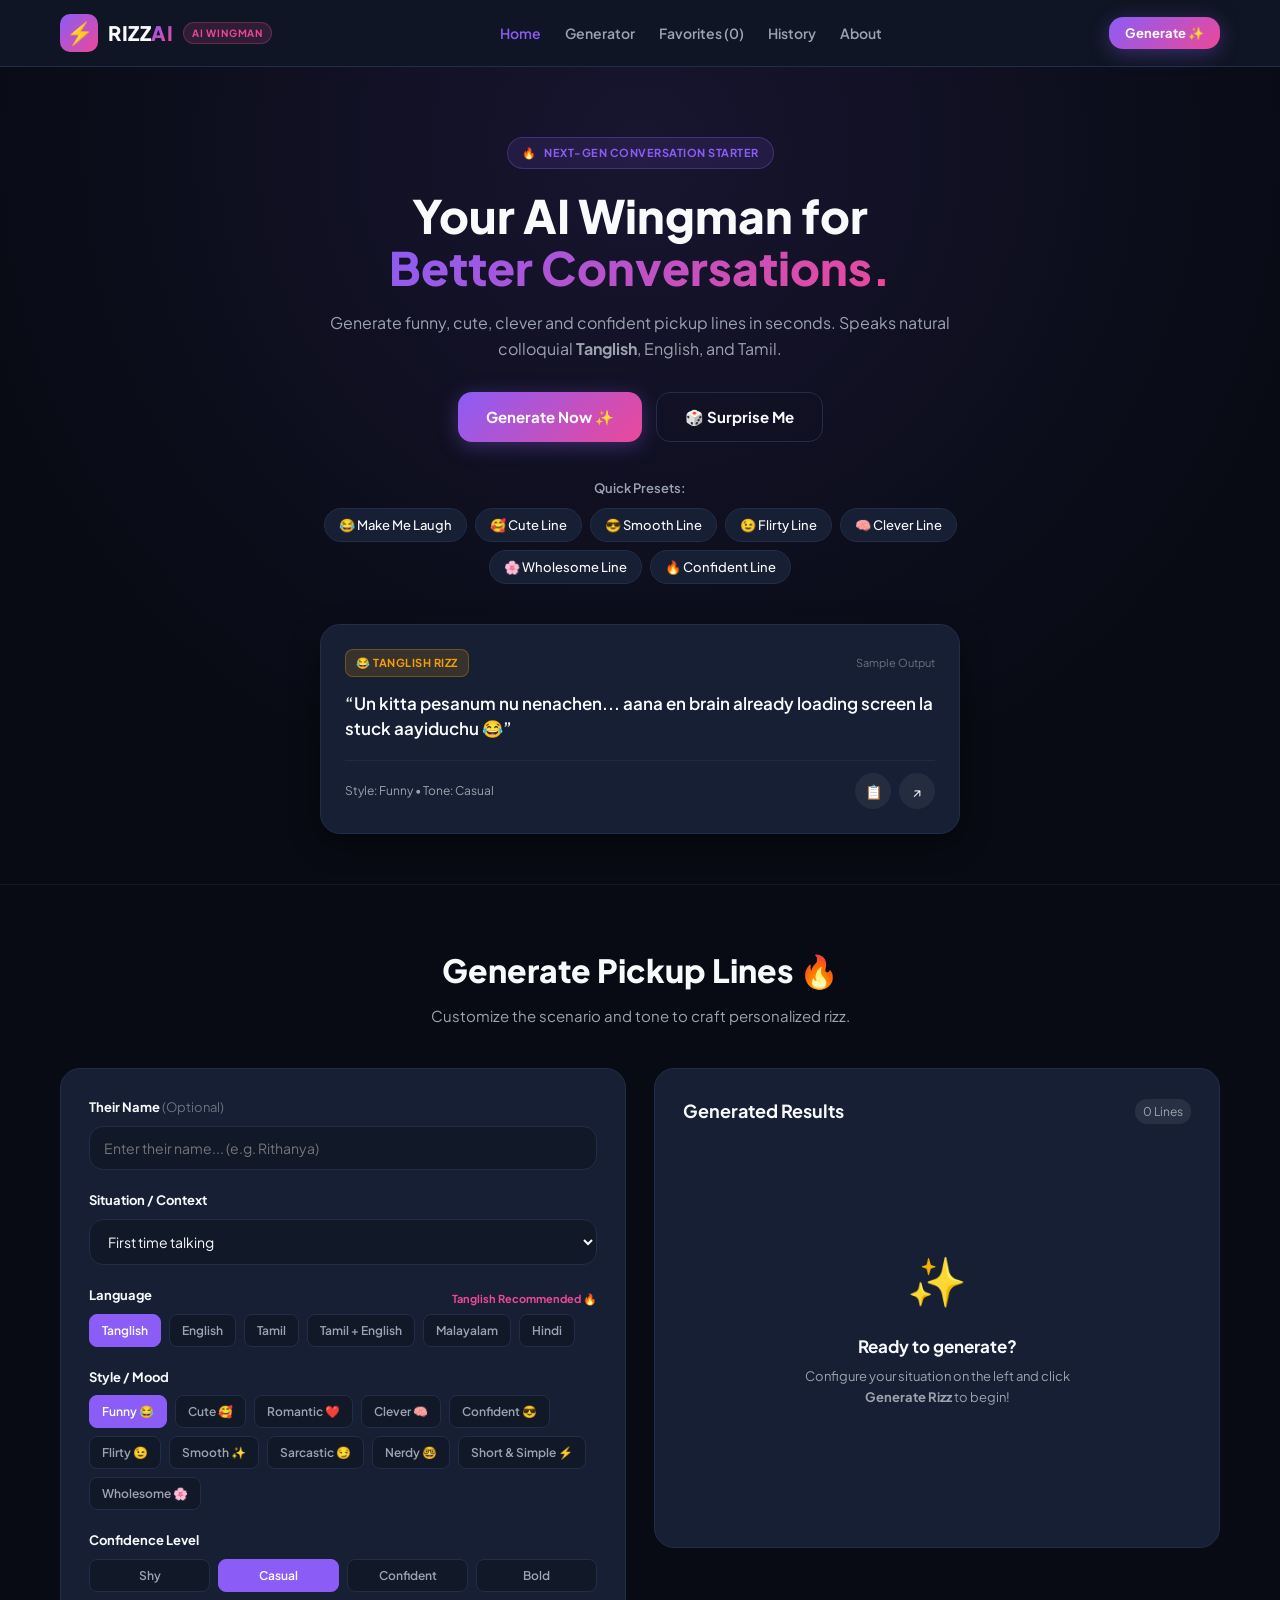
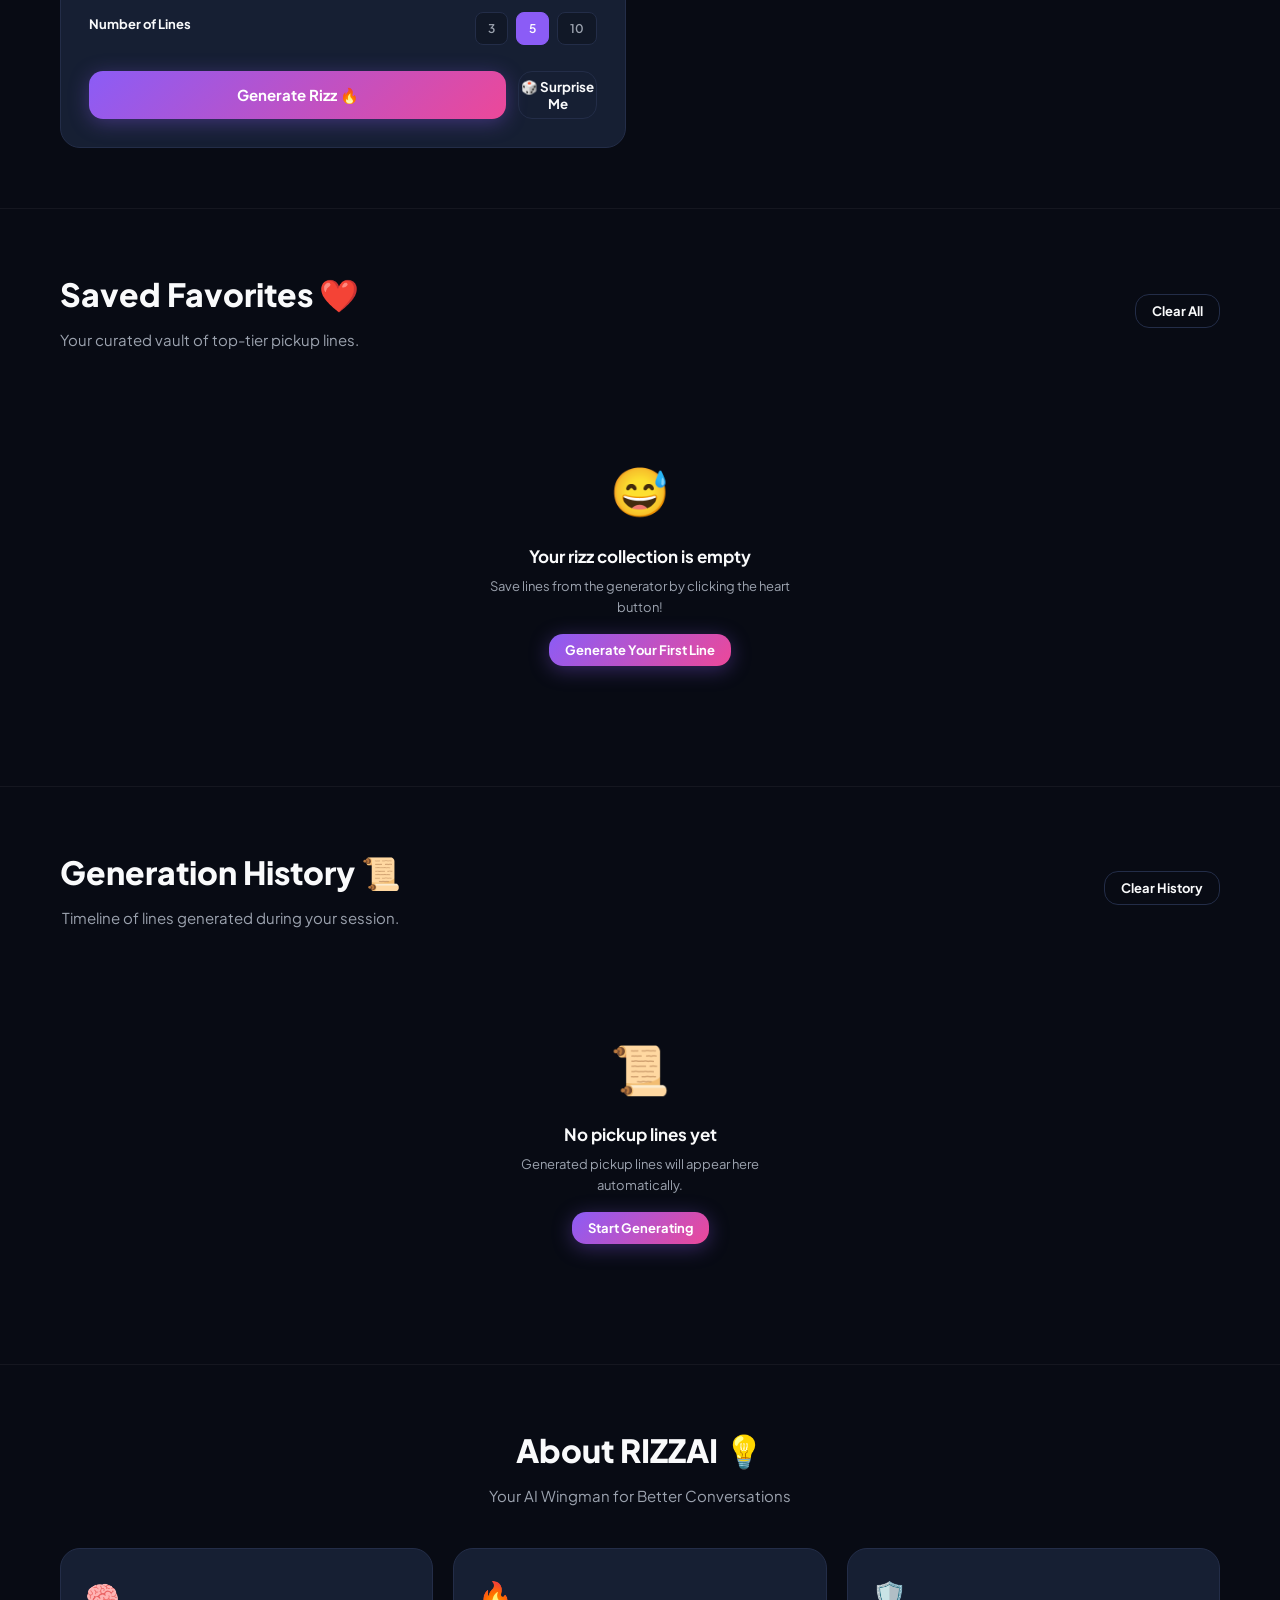
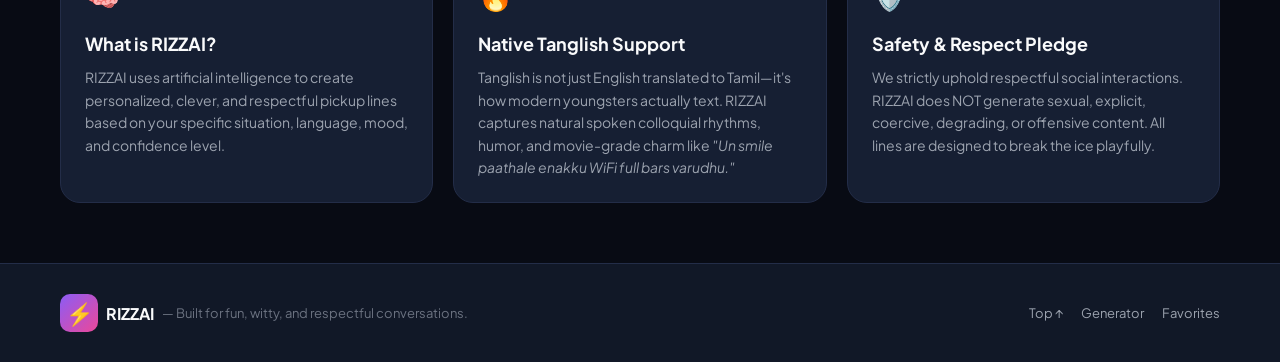
<file: templates/index.html>
<!-- Mirror for root template serving -->
<!DOCTYPE html>
<html lang="en">
<head>
  <meta charset="UTF-8">
  <meta name="viewport" content="width=device-width, initial-scale=1.0">
  <title>RIZZAI — AI Pickup Line Generator</title>
  <meta name="description" content="Generate funny, cute, clever and confident pickup lines in seconds with native Tanglish, English and Tamil support.">
  <link rel="stylesheet" href="/static/css/style.css">
  <link rel="preconnect" href="https://fonts.googleapis.com">
  <link rel="preconnect" href="https://fonts.gstatic.com" crossorigin>
  <link href="https://fonts.googleapis.com/css2?family=Plus+Jakarta+Sans:wght@400;500;600;700;800&display=swap" rel="stylesheet">
</head>
<body>
  <div id="toast" class="toast" role="alert" aria-live="polite"></div>

  <header class="navbar">
    <div class="nav-container">
      <div class="brand">
        <span class="logo-icon">⚡</span>
        <span class="brand-name">RIZZ<span class="gradient-text">AI</span></span>
        <span class="badge-pill">AI WINGMAN</span>
      </div>

      <nav class="nav-links" id="navLinks">
        <a href="#hero" class="nav-link active">Home</a>
        <a href="#generator" class="nav-link">Generator</a>
        <a href="#favorites" class="nav-link">Favorites (<span id="favCount">0</span>)</a>
        <a href="#history" class="nav-link">History</a>
        <a href="#about" class="nav-link">About</a>
      </nav>

      <div class="nav-actions">
        <button class="btn btn-primary btn-sm" onclick="scrollToGenerator()">Generate ✨</button>
        <button class="hamburger" id="hamburgerBtn" aria-label="Toggle Navigation">
          <span></span><span></span><span></span>
        </button>
      </div>
    </div>
  </header>

  <main>
    <section id="hero" class="hero-section">
      <div class="container hero-container">
        <div class="hero-badge">
          <span>🔥</span>
          <span>NEXT-GEN CONVERSATION STARTER</span>
        </div>
        <h1 class="hero-title">
          Your AI Wingman for <br><span class="gradient-text">Better Conversations.</span>
        </h1>
        <p class="hero-subtitle">
          Generate funny, cute, clever and confident pickup lines in seconds. Speaks natural colloquial <strong>Tanglish</strong>, English, and Tamil.
        </p>

        <div class="hero-cta-group">
          <button class="btn btn-primary btn-lg" onclick="scrollToGenerator()">Generate Now ✨</button>
          <button class="btn btn-outline btn-lg" id="surpriseHeroBtn">🎲 Surprise Me</button>
        </div>

        <div class="quick-presets">
          <div class="preset-label">Quick Presets:</div>
          <div class="preset-pills">
            <button class="pill" onclick="applyPreset('Funny', 'Chat')">😂 Make Me Laugh</button>
            <button class="pill" onclick="applyPreset('Cute', 'Instagram DM')">🥰 Cute Line</button>
            <button class="pill" onclick="applyPreset('Smooth', 'First time talking')">😎 Smooth Line</button>
            <button class="pill" onclick="applyPreset('Flirty', 'Crush')">😉 Flirty Line</button>
            <button class="pill" onclick="applyPreset('Clever', 'College')">🧠 Clever Line</button>
            <button class="pill" onclick="applyPreset('Wholesome', 'Friend')">🌸 Wholesome Line</button>
            <button class="pill" onclick="applyPreset('Confident', 'Dating app')">🔥 Confident Line</button>
          </div>
        </div>

        <div class="hero-preview-card">
          <div class="card-header">
            <span class="style-badge style-funny">😂 TANGLISH RIZZ</span>
            <span class="card-hint">Sample Output</span>
          </div>
          <p class="card-text">
            “Un kitta pesanum nu nenachen... aana en brain already loading screen la stuck aayiduchu 😂”
          </p>
          <div class="card-footer">
            <span class="card-meta">Style: Funny • Tone: Casual</span>
            <div class="card-actions">
              <button class="icon-btn" onclick="copyText('Un kitta pesanum nu nenachen... aana en brain already loading screen la stuck aayiduchu 😂')" title="Copy Line">📋</button>
              <button class="icon-btn" onclick="shareLine('Un kitta pesanum nu nenachen... aana en brain already loading screen la stuck aayiduchu 😂')" title="Share Line">↗️</button>
            </div>
          </div>
        </div>
      </div>
    </section>

    <section id="generator" class="generator-section">
      <div class="container">
        <div class="section-header">
          <h2>Generate Pickup Lines 🔥</h2>
          <p>Customize the scenario and tone to craft personalized rizz.</p>
        </div>

        <div class="generator-grid">
          <div class="generator-form-card">
            <form id="rizzForm">
              <div class="form-group">
                <label for="personName">Their Name <span class="text-muted">(Optional)</span></label>
                <input type="text" id="personName" placeholder="Enter their name... (e.g. Rithanya)" autocomplete="off">
              </div>

              <div class="form-group">
                <label for="situationSelect">Situation / Context</label>
                <select id="situationSelect">
                  <option value="First time talking" selected>First time talking</option>
                  <option value="Instagram DM">Instagram DM</option>
                  <option value="WhatsApp chat">WhatsApp chat</option>
                  <option value="College">College</option>
                  <option value="Friend">Friend</option>
                  <option value="Crush">Crush</option>
                  <option value="Dating app">Dating app</option>
                  <option value="Birthday">Birthday</option>
                  <option value="Compliment">Compliment</option>
                  <option value="Funny conversation">Funny conversation</option>
                  <option value="Random">Random</option>
                  <option value="Custom">Custom</option>
                </select>
              </div>

              <div class="form-group" id="customSituationGroup" style="display: none;">
                <label for="customSituation">Describe Custom Context</label>
                <input type="text" id="customSituation" placeholder="e.g. Gym workout, library study session">
              </div>

              <div class="form-group">
                <div class="flex-between">
                  <label>Language</label>
                  <span class="badge-tanglish">Tanglish Recommended 🔥</span>
                </div>
                <div class="chip-group" id="languageGroup">
                  <button type="button" class="chip active" data-value="Tanglish">Tanglish</button>
                  <button type="button" class="chip" data-value="English">English</button>
                  <button type="button" class="chip" data-value="Tamil">Tamil</button>
                  <button type="button" class="chip" data-value="Tamil + English">Tamil + English</button>
                  <button type="button" class="chip" data-value="Malayalam">Malayalam</button>
                  <button type="button" class="chip" data-value="Hindi">Hindi</button>
                </div>
              </div>

              <div class="form-group">
                <label>Style / Mood</label>
                <div class="chip-group" id="styleGroup">
                  <button type="button" class="chip active" data-value="Funny">Funny 😂</button>
                  <button type="button" class="chip" data-value="Cute">Cute 🥰</button>
                  <button type="button" class="chip" data-value="Romantic">Romantic ❤️</button>
                  <button type="button" class="chip" data-value="Clever">Clever 🧠</button>
                  <button type="button" class="chip" data-value="Confident">Confident 😎</button>
                  <button type="button" class="chip" data-value="Flirty">Flirty 😉</button>
                  <button type="button" class="chip" data-value="Smooth">Smooth ✨</button>
                  <button type="button" class="chip" data-value="Sarcastic">Sarcastic 😏</button>
                  <button type="button" class="chip" data-value="Nerdy">Nerdy 🤓</button>
                  <button type="button" class="chip" data-value="Short & Simple">Short & Simple ⚡</button>
                  <button type="button" class="chip" data-value="Wholesome">Wholesome 🌸</button>
                </div>
              </div>

              <div class="form-group">
                <label>Confidence Level</label>
                <div class="chip-group grid-4" id="confidenceGroup">
                  <button type="button" class="chip" data-value="Shy">Shy</button>
                  <button type="button" class="chip active" data-value="Casual">Casual</button>
                  <button type="button" class="chip" data-value="Confident">Confident</button>
                  <button type="button" class="chip" data-value="Bold">Bold</button>
                </div>
              </div>

              <div class="form-group">
                <div class="flex-between">
                  <label>Number of Lines</label>
                  <div class="chip-group count-group" id="countGroup">
                    <button type="button" class="chip" data-value="3">3</button>
                    <button type="button" class="chip active" data-value="5">5</button>
                    <button type="button" class="chip" data-value="10">10</button>
                  </div>
                </div>
              </div>

              <div class="form-actions">
                <button type="submit" class="btn btn-primary btn-block" id="generateBtn">
                  <span>Generate Rizz 🔥</span>
                </button>
                <button type="button" class="btn btn-outline" id="surpriseMeBtn" title="Randomize options and generate">
                  🎲 Surprise Me
                </button>
              </div>
            </form>
          </div>

          <div class="generator-results-card">
            <div class="results-header">
              <h3>Generated Results</h3>
              <span id="resultsCountBadge" class="results-count">0 Lines</span>
            </div>

            <div id="loadingState" class="loading-state" style="display: none;">
              <div class="pulsing-flame">🔥</div>
              <h4>Cooking up some rizz... 🔥</h4>
              <p>Crafting witty & respectful lines for you</p>
              <div class="skeleton-card"></div>
              <div class="skeleton-card"></div>
            </div>

            <div id="emptyState" class="empty-state">
              <div class="empty-icon">✨</div>
              <h4>Ready to generate?</h4>
              <p>Configure your situation on the left and click <strong>Generate Rizz</strong> to begin!</p>
            </div>

            <div id="resultsList" class="results-list"></div>
          </div>
        </div>
      </div>
    </section>

    <section id="favorites" class="vault-section">
      <div class="container">
        <div class="section-header flex-between">
          <div>
            <h2>Saved Favorites ❤️</h2>
            <p>Your curated vault of top-tier pickup lines.</p>
          </div>
          <button class="btn btn-outline btn-sm" onclick="clearFavorites()">Clear All</button>
        </div>

        <div id="favoritesList" class="vault-grid"></div>

        <div id="favoritesEmpty" class="empty-state" style="display: none;">
          <div class="empty-icon">😅</div>
          <h4>Your rizz collection is empty</h4>
          <p>Save lines from the generator by clicking the heart button!</p>
          <button class="btn btn-primary btn-sm" onclick="scrollToGenerator()">Generate Your First Line</button>
        </div>
      </div>
    </section>

    <section id="history" class="vault-section">
      <div class="container">
        <div class="section-header flex-between">
          <div>
            <h2>Generation History 📜</h2>
            <p>Timeline of lines generated during your session.</p>
          </div>
          <button class="btn btn-outline btn-sm" onclick="clearHistory()">Clear History</button>
        </div>

        <div id="historyList" class="vault-grid"></div>

        <div id="historyEmpty" class="empty-state" style="display: none;">
          <div class="empty-icon">📜</div>
          <h4>No pickup lines yet</h4>
          <p>Generated pickup lines will appear here automatically.</p>
          <button class="btn btn-primary btn-sm" onclick="scrollToGenerator()">Start Generating</button>
        </div>
      </div>
    </section>

    <section id="about" class="about-section">
      <div class="container">
        <div class="section-header">
          <h2>About RIZZAI 💡</h2>
          <p>Your AI Wingman for Better Conversations</p>
        </div>

        <div class="about-grid">
          <div class="about-card">
            <div class="about-icon">🧠</div>
            <h3>What is RIZZAI?</h3>
            <p>
              RIZZAI uses artificial intelligence to create personalized, clever, and respectful pickup lines based on your specific situation, language, mood, and confidence level.
            </p>
          </div>

          <div class="about-card">
            <div class="about-icon">🔥</div>
            <h3>Native Tanglish Support</h3>
            <p>
              Tanglish is not just English translated to Tamil—it's how modern youngsters actually text. RIZZAI captures natural spoken colloquial rhythms, humor, and movie-grade charm like <em>"Un smile paathale enakku WiFi full bars varudhu."</em>
            </p>
          </div>

          <div class="about-card">
            <div class="about-icon">🛡️</div>
            <h3>Safety & Respect Pledge</h3>
            <p>
              We strictly uphold respectful social interactions. RIZZAI does NOT generate sexual, explicit, coercive, degrading, or offensive content. All lines are designed to break the ice playfully.
            </p>
          </div>
        </div>
      </div>
    </section>
  </main>

  <footer class="footer">
    <div class="container footer-container">
      <div class="footer-brand">
        <span class="logo-icon">⚡</span>
        <span>RIZZAI</span>
        <span class="footer-copy">— Built for fun, witty, and respectful conversations.</span>
      </div>
      <div class="footer-links">
        <a href="#hero">Top ↑</a>
        <a href="#generator">Generator</a>
        <a href="#favorites">Favorites</a>
      </div>
    </div>
  </footer>

  <script src="/static/js/app.js"></script>
</body>
</html>
</file>
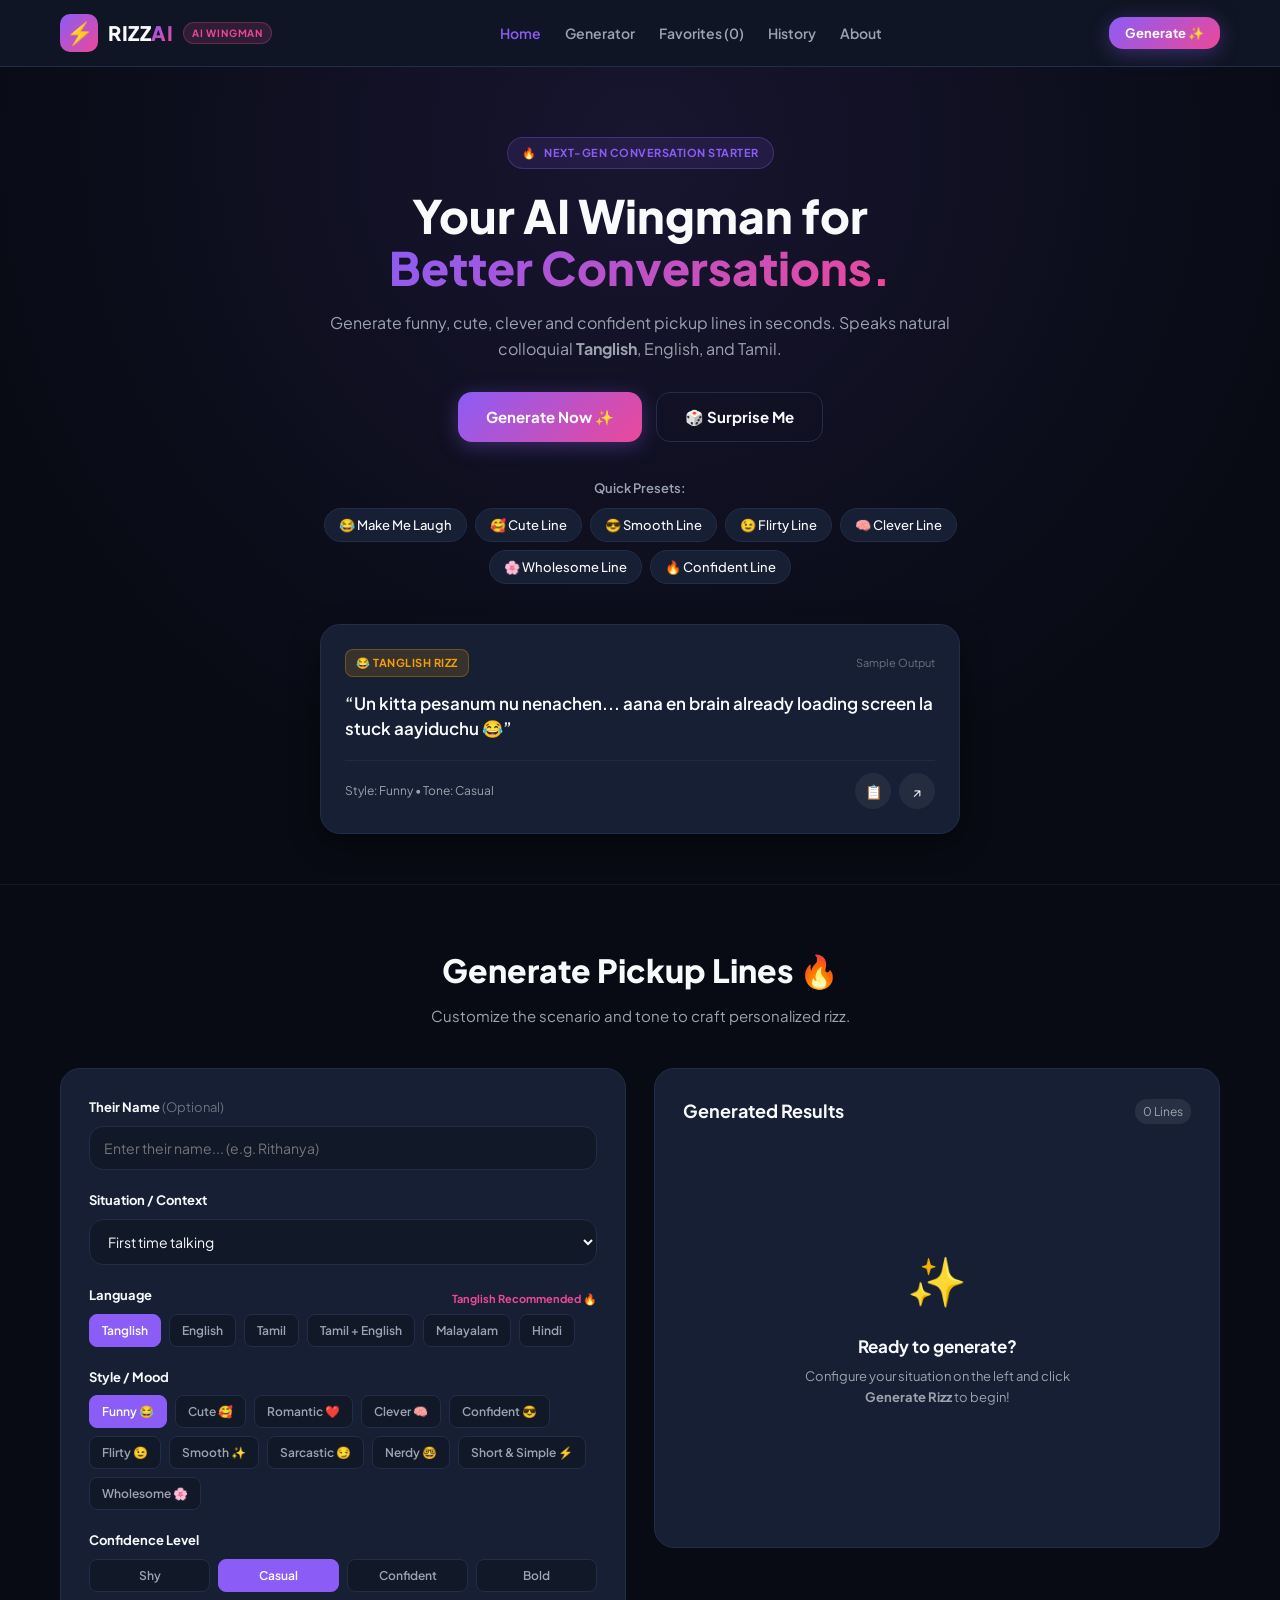
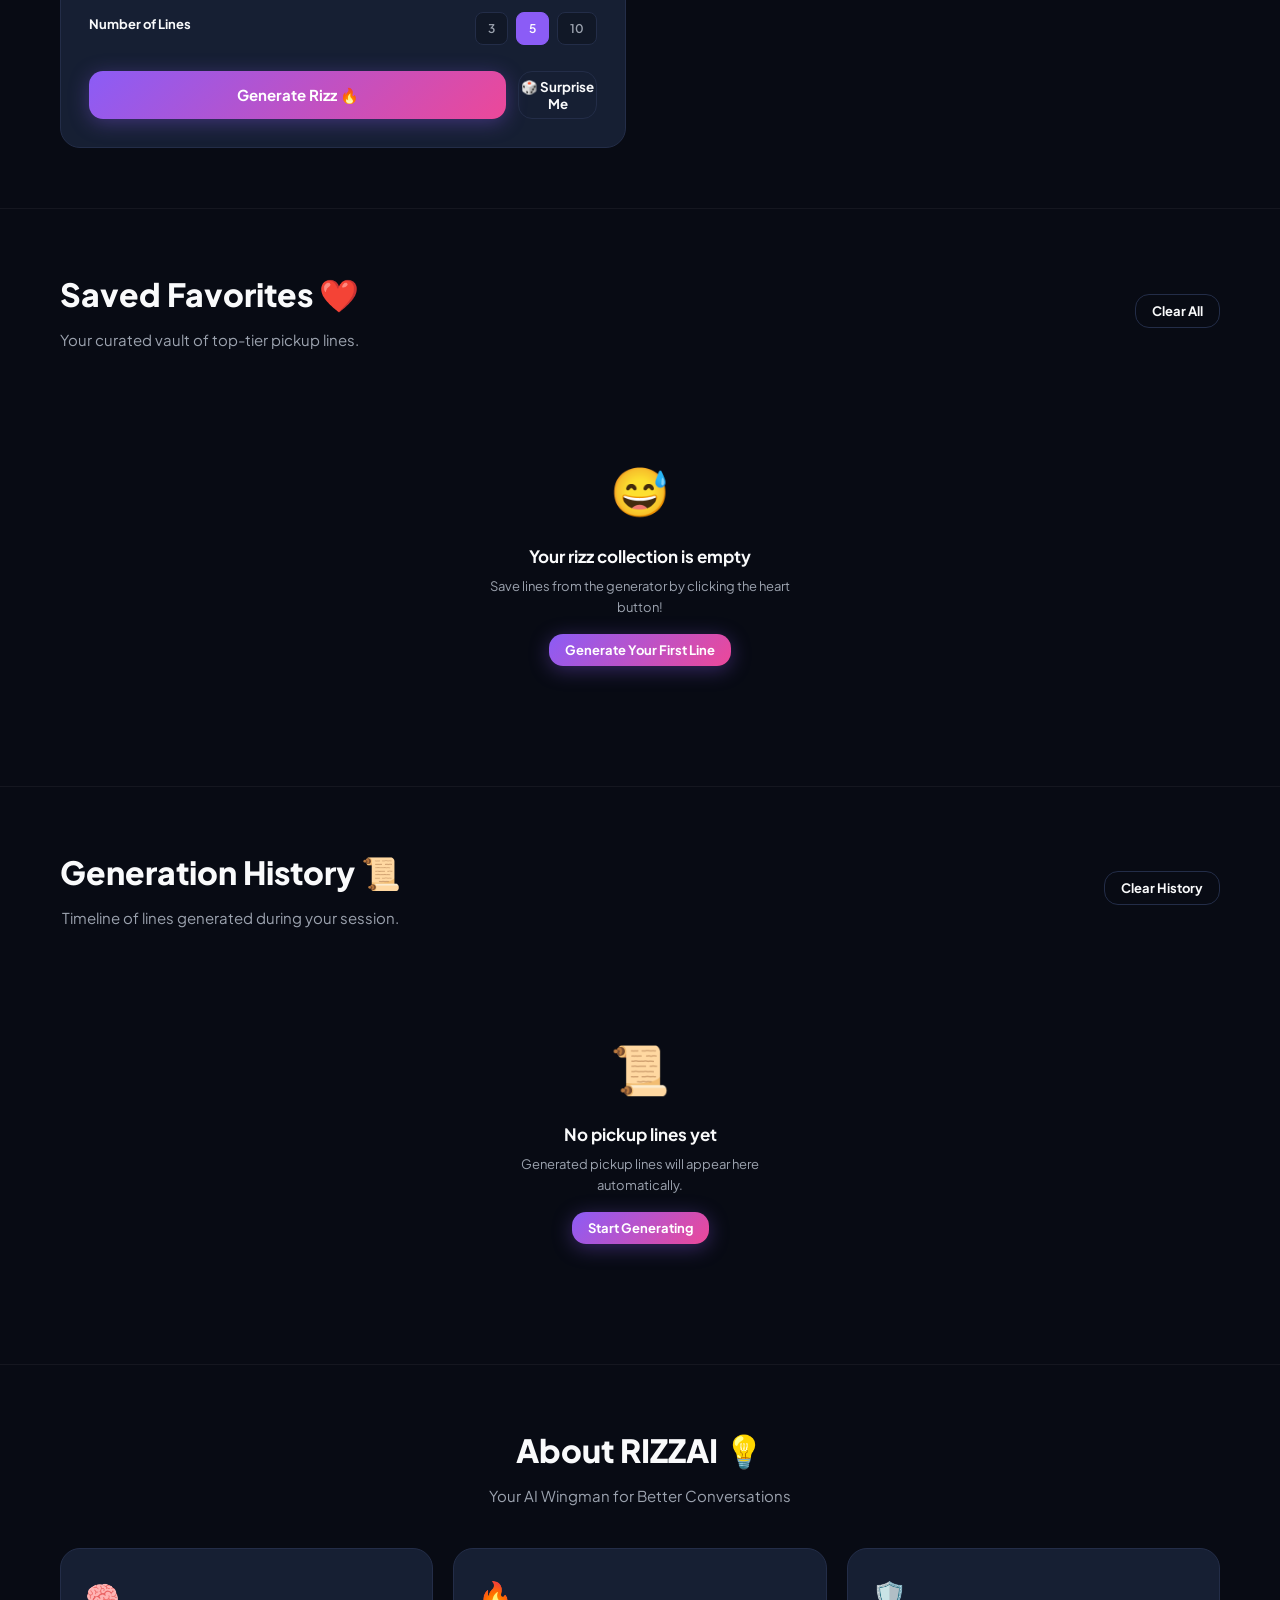
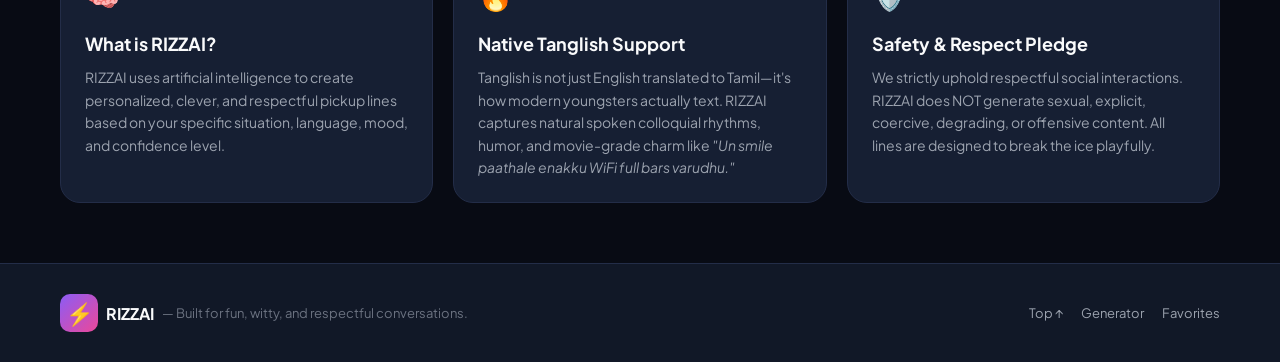
<file: rizzai/templates/index.html>
<!DOCTYPE html>
<html lang="en">
<head>
  <meta charset="UTF-8">
  <meta name="viewport" content="width=device-width, initial-scale=1.0">
  <title>RIZZAI — AI Pickup Line Generator</title>
  <meta name="description" content="Generate funny, cute, clever and confident pickup lines in seconds with native Tanglish, English and Tamil support.">
  <link rel="stylesheet" href="/static/css/style.css">
  <link rel="preconnect" href="https://fonts.googleapis.com">
  <link rel="preconnect" href="https://fonts.gstatic.com" crossorigin>
  <link href="https://fonts.googleapis.com/css2?family=Plus+Jakarta+Sans:wght@400;500;600;700;800&display=swap" rel="stylesheet">
</head>
<body>
  <!-- Toast Notification -->
  <div id="toast" class="toast" role="alert" aria-live="polite"></div>

  <!-- Navigation Bar -->
  <header class="navbar">
    <div class="nav-container">
      <div class="brand">
        <span class="logo-icon">⚡</span>
        <span class="brand-name">RIZZ<span class="gradient-text">AI</span></span>
        <span class="badge-pill">AI WINGMAN</span>
      </div>

      <nav class="nav-links" id="navLinks">
        <a href="#hero" class="nav-link active">Home</a>
        <a href="#generator" class="nav-link">Generator</a>
        <a href="#favorites" class="nav-link">Favorites (<span id="favCount">0</span>)</a>
        <a href="#history" class="nav-link">History</a>
        <a href="#about" class="nav-link">About</a>
      </nav>

      <div class="nav-actions">
        <button class="btn btn-primary btn-sm" onclick="scrollToGenerator()">Generate ✨</button>
        <button class="hamburger" id="hamburgerBtn" aria-label="Toggle Navigation">
          <span></span><span></span><span></span>
        </button>
      </div>
    </div>
  </header>

  <main>
    <!-- HERO SECTION -->
    <section id="hero" class="hero-section">
      <div class="container hero-container">
        <div class="hero-badge">
          <span>🔥</span>
          <span>NEXT-GEN CONVERSATION STARTER</span>
        </div>
        <h1 class="hero-title">
          Your AI Wingman for <br><span class="gradient-text">Better Conversations.</span>
        </h1>
        <p class="hero-subtitle">
          Generate funny, cute, clever and confident pickup lines in seconds. Speaks natural colloquial <strong>Tanglish</strong>, English, and Tamil.
        </p>

        <div class="hero-cta-group">
          <button class="btn btn-primary btn-lg" onclick="scrollToGenerator()">Generate Now ✨</button>
          <button class="btn btn-outline btn-lg" id="surpriseHeroBtn">🎲 Surprise Me</button>
        </div>

        <!-- Quick Generator Presets -->
        <div class="quick-presets">
          <div class="preset-label">Quick Presets:</div>
          <div class="preset-pills">
            <button class="pill" onclick="applyPreset('Funny', 'Chat')">😂 Make Me Laugh</button>
            <button class="pill" onclick="applyPreset('Cute', 'Instagram DM')">🥰 Cute Line</button>
            <button class="pill" onclick="applyPreset('Smooth', 'First time talking')">😎 Smooth Line</button>
            <button class="pill" onclick="applyPreset('Flirty', 'Crush')">😉 Flirty Line</button>
            <button class="pill" onclick="applyPreset('Clever', 'College')">🧠 Clever Line</button>
            <button class="pill" onclick="applyPreset('Wholesome', 'Friend')">🌸 Wholesome Line</button>
            <button class="pill" onclick="applyPreset('Confident', 'Dating app')">🔥 Confident Line</button>
          </div>
        </div>

        <!-- Hero Preview Card -->
        <div class="hero-preview-card">
          <div class="card-header">
            <span class="style-badge style-funny">😂 TANGLISH RIZZ</span>
            <span class="card-hint">Sample Output</span>
          </div>
          <p class="card-text">
            “Un kitta pesanum nu nenachen... aana en brain already loading screen la stuck aayiduchu 😂”
          </p>
          <div class="card-footer">
            <span class="card-meta">Style: Funny • Tone: Casual</span>
            <div class="card-actions">
              <button class="icon-btn" onclick="copyText('Un kitta pesanum nu nenachen... aana en brain already loading screen la stuck aayiduchu 😂')" title="Copy Line">📋</button>
              <button class="icon-btn" onclick="shareLine('Un kitta pesanum nu nenachen... aana en brain already loading screen la stuck aayiduchu 😂')" title="Share Line">↗️</button>
            </div>
          </div>
        </div>
      </div>
    </section>

    <!-- GENERATOR SECTION -->
    <section id="generator" class="generator-section">
      <div class="container">
        <div class="section-header">
          <h2>Generate Pickup Lines 🔥</h2>
          <p>Customize the scenario and tone to craft personalized rizz.</p>
        </div>

        <div class="generator-grid">
          <!-- Left: Input Form -->
          <div class="generator-form-card">
            <form id="rizzForm">
              <!-- Name Input -->
              <div class="form-group">
                <label for="personName">Their Name <span class="text-muted">(Optional)</span></label>
                <input type="text" id="personName" placeholder="Enter their name... (e.g. Rithanya)" autocomplete="off">
              </div>

              <!-- Situation -->
              <div class="form-group">
                <label for="situationSelect">Situation / Context</label>
                <select id="situationSelect">
                  <option value="First time talking" selected>First time talking</option>
                  <option value="Instagram DM">Instagram DM</option>
                  <option value="WhatsApp chat">WhatsApp chat</option>
                  <option value="College">College</option>
                  <option value="Friend">Friend</option>
                  <option value="Crush">Crush</option>
                  <option value="Dating app">Dating app</option>
                  <option value="Birthday">Birthday</option>
                  <option value="Compliment">Compliment</option>
                  <option value="Funny conversation">Funny conversation</option>
                  <option value="Random">Random</option>
                  <option value="Custom">Custom</option>
                </select>
              </div>

              <!-- Custom Situation (Conditional) -->
              <div class="form-group" id="customSituationGroup" style="display: none;">
                <label for="customSituation">Describe Custom Context</label>
                <input type="text" id="customSituation" placeholder="e.g. Gym workout, library study session">
              </div>

              <!-- Language -->
              <div class="form-group">
                <div class="flex-between">
                  <label>Language</label>
                  <span class="badge-tanglish">Tanglish Recommended 🔥</span>
                </div>
                <div class="chip-group" id="languageGroup">
                  <button type="button" class="chip active" data-value="Tanglish">Tanglish</button>
                  <button type="button" class="chip" data-value="English">English</button>
                  <button type="button" class="chip" data-value="Tamil">Tamil</button>
                  <button type="button" class="chip" data-value="Tamil + English">Tamil + English</button>
                  <button type="button" class="chip" data-value="Malayalam">Malayalam</button>
                  <button type="button" class="chip" data-value="Hindi">Hindi</button>
                </div>
              </div>

              <!-- Style -->
              <div class="form-group">
                <label>Style / Mood</label>
                <div class="chip-group" id="styleGroup">
                  <button type="button" class="chip active" data-value="Funny">Funny 😂</button>
                  <button type="button" class="chip" data-value="Cute">Cute 🥰</button>
                  <button type="button" class="chip" data-value="Romantic">Romantic ❤️</button>
                  <button type="button" class="chip" data-value="Clever">Clever 🧠</button>
                  <button type="button" class="chip" data-value="Confident">Confident 😎</button>
                  <button type="button" class="chip" data-value="Flirty">Flirty 😉</button>
                  <button type="button" class="chip" data-value="Smooth">Smooth ✨</button>
                  <button type="button" class="chip" data-value="Sarcastic">Sarcastic 😏</button>
                  <button type="button" class="chip" data-value="Nerdy">Nerdy 🤓</button>
                  <button type="button" class="chip" data-value="Short & Simple">Short & Simple ⚡</button>
                  <button type="button" class="chip" data-value="Wholesome">Wholesome 🌸</button>
                </div>
              </div>

              <!-- Confidence Level -->
              <div class="form-group">
                <label>Confidence Level</label>
                <div class="chip-group grid-4" id="confidenceGroup">
                  <button type="button" class="chip" data-value="Shy">Shy</button>
                  <button type="button" class="chip active" data-value="Casual">Casual</button>
                  <button type="button" class="chip" data-value="Confident">Confident</button>
                  <button type="button" class="chip" data-value="Bold">Bold</button>
                </div>
              </div>

              <!-- Number of Lines -->
              <div class="form-group">
                <div class="flex-between">
                  <label>Number of Lines</label>
                  <div class="chip-group count-group" id="countGroup">
                    <button type="button" class="chip" data-value="3">3</button>
                    <button type="button" class="chip active" data-value="5">5</button>
                    <button type="button" class="chip" data-value="10">10</button>
                  </div>
                </div>
              </div>

              <!-- Actions -->
              <div class="form-actions">
                <button type="submit" class="btn btn-primary btn-block" id="generateBtn">
                  <span>Generate Rizz 🔥</span>
                </button>
                <button type="button" class="btn btn-outline" id="surpriseMeBtn" title="Randomize options and generate">
                  🎲 Surprise Me
                </button>
              </div>
            </form>
          </div>

          <!-- Right: Generated Results -->
          <div class="generator-results-card">
            <div class="results-header">
              <h3>Generated Results</h3>
              <span id="resultsCountBadge" class="results-count">0 Lines</span>
            </div>

            <!-- Loading State -->
            <div id="loadingState" class="loading-state" style="display: none;">
              <div class="pulsing-flame">🔥</div>
              <h4>Cooking up some rizz... 🔥</h4>
              <p>Crafting witty & respectful lines for you</p>
              <div class="skeleton-card"></div>
              <div class="skeleton-card"></div>
            </div>

            <!-- Empty State -->
            <div id="emptyState" class="empty-state">
              <div class="empty-icon">✨</div>
              <h4>Ready to generate?</h4>
              <p>Configure your situation on the left and click <strong>Generate Rizz</strong> to begin!</p>
            </div>

            <!-- Results List Container -->
            <div id="resultsList" class="results-list"></div>
          </div>
        </div>
      </div>
    </section>

    <!-- FAVORITES SECTION -->
    <section id="favorites" class="vault-section">
      <div class="container">
        <div class="section-header flex-between">
          <div>
            <h2>Saved Favorites ❤️</h2>
            <p>Your curated vault of top-tier pickup lines.</p>
          </div>
          <button class="btn btn-outline btn-sm" onclick="clearFavorites()">Clear All</button>
        </div>

        <div id="favoritesList" class="vault-grid">
          <!-- Populated by JS -->
        </div>

        <div id="favoritesEmpty" class="empty-state" style="display: none;">
          <div class="empty-icon">😅</div>
          <h4>Your rizz collection is empty</h4>
          <p>Save lines from the generator by clicking the heart button!</p>
          <button class="btn btn-primary btn-sm" onclick="scrollToGenerator()">Generate Your First Line</button>
        </div>
      </div>
    </section>

    <!-- HISTORY SECTION -->
    <section id="history" class="vault-section">
      <div class="container">
        <div class="section-header flex-between">
          <div>
            <h2>Generation History 📜</h2>
            <p>Timeline of lines generated during your session.</p>
          </div>
          <button class="btn btn-outline btn-sm" onclick="clearHistory()">Clear History</button>
        </div>

        <div id="historyList" class="vault-grid">
          <!-- Populated by JS -->
        </div>

        <div id="historyEmpty" class="empty-state" style="display: none;">
          <div class="empty-icon">📜</div>
          <h4>No pickup lines yet</h4>
          <p>Generated pickup lines will appear here automatically.</p>
          <button class="btn btn-primary btn-sm" onclick="scrollToGenerator()">Start Generating</button>
        </div>
      </div>
    </section>

    <!-- ABOUT SECTION -->
    <section id="about" class="about-section">
      <div class="container">
        <div class="section-header">
          <h2>About RIZZAI 💡</h2>
          <p>Your AI Wingman for Better Conversations</p>
        </div>

        <div class="about-grid">
          <div class="about-card">
            <div class="about-icon">🧠</div>
            <h3>What is RIZZAI?</h3>
            <p>
              RIZZAI uses artificial intelligence to create personalized, clever, and respectful pickup lines based on your specific situation, language, mood, and confidence level.
            </p>
          </div>

          <div class="about-card">
            <div class="about-icon">🔥</div>
            <h3>Native Tanglish Support</h3>
            <p>
              Tanglish is not just English translated to Tamil—it's how modern youngsters actually text. RIZZAI captures natural spoken colloquial rhythms, humor, and movie-grade charm like <em>"Un smile paathale enakku WiFi full bars varudhu."</em>
            </p>
          </div>

          <div class="about-card">
            <div class="about-icon">🛡️</div>
            <h3>Safety & Respect Pledge</h3>
            <p>
              We strictly uphold respectful social interactions. RIZZAI does NOT generate sexual, explicit, coercive, degrading, or offensive content. All lines are designed to break the ice playfully.
            </p>
          </div>
        </div>
      </div>
    </section>
  </main>

  <!-- Footer -->
  <footer class="footer">
    <div class="container footer-container">
      <div class="footer-brand">
        <span class="logo-icon">⚡</span>
        <span>RIZZAI</span>
        <span class="footer-copy">— Built for fun, witty, and respectful conversations.</span>
      </div>
      <div class="footer-links">
        <a href="#hero">Top ↑</a>
        <a href="#generator">Generator</a>
        <a href="#favorites">Favorites</a>
      </div>
    </div>
  </footer>

  <script src="/static/js/app.js"></script>
</body>
</html>
</file>
<file: static/css/style.css>
:root {
  --bg-color: #080B14;
  --surface-color: #111827;
  --card-bg: #161F33;
  --card-border: #232D48;
  --accent-purple: #8B5CF6;
  --accent-pink: #EC4899;
  --accent-blue: #3B82F6;
  --accent-cyan: #06B6D4;
  --accent-amber: #F59E0B;
  --accent-green: #10B981;
  --text-main: #F9FAFB;
  --text-secondary: #9CA3AF;
  --text-muted: #6B7280;
  --font-family: 'Plus Jakarta Sans', -apple-system, BlinkMacSystemFont, 'Segoe UI', Roboto, sans-serif;
  --radius-sm: 8px;
  --radius-md: 14px;
  --radius-lg: 20px;
  --transition-fast: 0.2s ease;
  --transition-smooth: 0.3s cubic-bezier(0.4, 0, 0.2, 1);
}

* {
  box-sizing: border-box;
  margin: 0;
  padding: 0;
}

body {
  font-family: var(--font-family);
  background-color: var(--bg-color);
  color: var(--text-main);
  line-height: 1.6;
  min-height: 100vh;
  overflow-x: hidden;
  -webkit-font-smoothing: antialiased;
}

a {
  color: inherit;
  text-decoration: none;
}

button, input, select {
  font-family: inherit;
}

.container {
  max-width: 1200px;
  margin: 0 auto;
  padding: 0 20px;
}

.gradient-text {
  background: linear-gradient(135deg, var(--accent-purple), var(--accent-pink));
  -webkit-background-clip: text;
  -webkit-text-fill-color: transparent;
}

.navbar {
  position: sticky;
  top: 0;
  z-index: 100;
  background-color: rgba(17, 24, 39, 0.85);
  backdrop-filter: blur(12px);
  -webkit-backdrop-filter: blur(12px);
  border-bottom: 1px solid var(--card-border);
  padding: 14px 0;
}

.nav-container {
  max-width: 1200px;
  margin: 0 auto;
  padding: 0 20px;
  display: flex;
  align-items: center;
  justify-content: space-between;
}

.brand {
  display: flex;
  align-items: center;
  gap: 10px;
}

.logo-icon {
  font-size: 22px;
  background: linear-gradient(135deg, var(--accent-purple), var(--accent-pink));
  width: 38px;
  height: 38px;
  display: flex;
  align-items: center;
  justify-content: center;
  border-radius: 10px;
}

.brand-name {
  font-size: 20px;
  font-weight: 800;
  letter-spacing: 0.5px;
}

.badge-pill {
  font-size: 10px;
  font-weight: 700;
  background: rgba(236, 72, 153, 0.15);
  color: var(--accent-pink);
  border: 1px solid rgba(236, 72, 153, 0.3);
  padding: 2px 8px;
  border-radius: 20px;
  letter-spacing: 0.8px;
}

.nav-links {
  display: flex;
  align-items: center;
  gap: 24px;
}

.nav-link {
  font-size: 14px;
  font-weight: 600;
  color: var(--text-secondary);
  transition: color var(--transition-fast);
}

.nav-link:hover, .nav-link.active {
  color: var(--accent-purple);
}

.nav-actions {
  display: flex;
  align-items: center;
  gap: 12px;
}

.hamburger {
  display: none;
  background: transparent;
  border: none;
  cursor: pointer;
  flex-direction: column;
  gap: 5px;
}

.hamburger span {
  display: block;
  width: 22px;
  height: 2px;
  background-color: var(--text-main);
  border-radius: 2px;
}

.btn {
  display: inline-flex;
  align-items: center;
  justify-content: center;
  gap: 8px;
  font-weight: 700;
  border-radius: var(--radius-md);
  cursor: pointer;
  transition: all var(--transition-fast);
  border: none;
}

.btn-sm {
  padding: 8px 16px;
  font-size: 13px;
}

.btn-lg {
  padding: 14px 28px;
  font-size: 15px;
}

.btn-block {
  width: 100%;
  padding: 14px;
  font-size: 15px;
}

.btn-primary {
  background: linear-gradient(135deg, var(--accent-purple), var(--accent-pink));
  color: #fff;
  box-shadow: 0 4px 20px rgba(139, 92, 246, 0.35);
}

.btn-primary:hover {
  opacity: 0.95;
  transform: translateY(-2px);
  box-shadow: 0 6px 25px rgba(139, 92, 246, 0.5);
}

.btn-outline {
  background: transparent;
  color: var(--text-main);
  border: 1px solid var(--card-border);
}

.btn-outline:hover {
  background: rgba(255, 255, 255, 0.05);
  border-color: var(--accent-purple);
}

.hero-section {
  padding: 70px 0 50px;
  text-align: center;
  background: radial-gradient(circle at 50% 10%, rgba(139, 92, 246, 0.12), transparent 70%);
}

.hero-container {
  display: flex;
  flex-direction: column;
  align-items: center;
}

.hero-badge {
  display: inline-flex;
  align-items: center;
  gap: 8px;
  background: rgba(139, 92, 246, 0.12);
  border: 1px solid rgba(139, 92, 246, 0.3);
  color: var(--accent-purple);
  padding: 6px 14px;
  border-radius: 30px;
  font-size: 11px;
  font-weight: 700;
  letter-spacing: 0.5px;
  margin-bottom: 20px;
}

.hero-title {
  font-size: 46px;
  font-weight: 800;
  line-height: 1.15;
  margin-bottom: 16px;
  max-width: 800px;
}

.hero-subtitle {
  font-size: 16px;
  color: var(--text-secondary);
  max-width: 620px;
  margin-bottom: 30px;
}

.hero-cta-group {
  display: flex;
  gap: 14px;
  margin-bottom: 36px;
}

.quick-presets {
  margin-bottom: 40px;
  display: flex;
  flex-direction: column;
  align-items: center;
  gap: 10px;
}

.preset-label {
  font-size: 13px;
  color: var(--text-secondary);
  font-weight: 600;
}

.preset-pills {
  display: flex;
  flex-wrap: wrap;
  gap: 8px;
  justify-content: center;
  max-width: 780px;
}

.pill {
  background: var(--card-bg);
  border: 1px solid var(--card-border);
  color: var(--text-main);
  padding: 8px 14px;
  border-radius: 20px;
  font-size: 13px;
  font-weight: 500;
  cursor: pointer;
  transition: all var(--transition-fast);
}

.pill:hover {
  border-color: var(--accent-purple);
  background: rgba(139, 92, 246, 0.15);
  transform: translateY(-2px);
}

.hero-preview-card {
  width: 100%;
  max-width: 640px;
  background: var(--card-bg);
  border: 1px solid var(--card-border);
  border-radius: var(--radius-lg);
  padding: 24px;
  text-align: left;
  box-shadow: 0 10px 30px rgba(0, 0, 0, 0.4);
}

.card-header {
  display: flex;
  justify-content: space-between;
  align-items: center;
  margin-bottom: 14px;
}

.style-badge {
  font-size: 11px;
  font-weight: 700;
  padding: 4px 10px;
  border-radius: var(--radius-sm);
  letter-spacing: 0.5px;
}

.style-funny {
  background: rgba(245, 158, 11, 0.15);
  color: var(--accent-amber);
  border: 1px solid rgba(245, 158, 11, 0.3);
}

.card-hint {
  font-size: 11px;
  color: var(--text-muted);
}

.card-text {
  font-size: 17px;
  font-weight: 600;
  line-height: 1.5;
  color: var(--text-main);
  margin-bottom: 18px;
}

.card-footer {
  display: flex;
  justify-content: space-between;
  align-items: center;
  border-top: 1px solid rgba(255, 255, 255, 0.05);
  padding-top: 12px;
}

.card-meta {
  font-size: 12px;
  color: var(--text-secondary);
}

.card-actions {
  display: flex;
  gap: 8px;
}

.icon-btn {
  background: rgba(255, 255, 255, 0.06);
  border: 1px solid var(--card-border);
  color: var(--text-main);
  width: 36px;
  height: 36px;
  border-radius: 50%;
  cursor: pointer;
  display: flex;
  align-items: center;
  justify-content: center;
  font-size: 14px;
  transition: all var(--transition-fast);
}

.icon-btn:hover {
  background: rgba(139, 92, 246, 0.2);
  border-color: var(--accent-purple);
  transform: scale(1.05);
}

.icon-btn.favorited {
  color: var(--accent-pink);
  border-color: var(--accent-pink);
  background: rgba(236, 72, 153, 0.2);
}

.generator-section {
  padding: 60px 0;
  border-top: 1px solid rgba(255, 255, 255, 0.05);
}

.section-header {
  text-align: center;
  margin-bottom: 40px;
}

.section-header h2 {
  font-size: 32px;
  font-weight: 800;
  margin-bottom: 8px;
}

.section-header p {
  color: var(--text-secondary);
  font-size: 15px;
}

.generator-grid {
  display: grid;
  grid-template-columns: 1fr 1fr;
  gap: 28px;
  align-items: start;
}

.generator-form-card {
  background: var(--card-bg);
  border: 1px solid var(--card-border);
  border-radius: var(--radius-lg);
  padding: 28px;
}

.form-group {
  margin-bottom: 20px;
}

.form-group label {
  display: block;
  font-size: 13px;
  font-weight: 700;
  color: var(--text-main);
  margin-bottom: 8px;
}

.text-muted {
  color: var(--text-muted);
  font-weight: normal;
}

.flex-between {
  display: flex;
  justify-content: space-between;
  align-items: center;
}

.badge-tanglish {
  font-size: 11px;
  color: var(--accent-pink);
  font-weight: 700;
}

input[type="text"], select {
  width: 100%;
  background: var(--surface-color);
  border: 1px solid var(--card-border);
  color: var(--text-main);
  padding: 12px 14px;
  border-radius: var(--radius-md);
  font-size: 14px;
  outline: none;
  transition: border-color var(--transition-fast);
}

input[type="text"]:focus, select:focus {
  border-color: var(--accent-purple);
}

.chip-group {
  display: flex;
  flex-wrap: wrap;
  gap: 8px;
}

.chip-group.grid-4 {
  display: grid;
  grid-template-columns: repeat(4, 1fr);
  gap: 8px;
}

.count-group {
  display: flex;
  gap: 8px;
}

.chip {
  background: var(--surface-color);
  border: 1px solid var(--card-border);
  color: var(--text-secondary);
  padding: 8px 12px;
  border-radius: var(--radius-sm);
  font-size: 12px;
  font-weight: 600;
  cursor: pointer;
  transition: all var(--transition-fast);
  text-align: center;
}

.chip:hover {
  border-color: var(--accent-purple);
  color: var(--text-main);
}

.chip.active {
  background: var(--accent-purple);
  border-color: var(--accent-purple);
  color: #fff;
}

.form-actions {
  display: flex;
  gap: 12px;
  margin-top: 26px;
}

.generator-results-card {
  background: var(--card-bg);
  border: 1px solid var(--card-border);
  border-radius: var(--radius-lg);
  padding: 28px;
  min-height: 480px;
  display: flex;
  flex-direction: column;
}

.results-header {
  display: flex;
  justify-content: space-between;
  align-items: center;
  margin-bottom: 20px;
}

.results-header h3 {
  font-size: 18px;
  font-weight: 700;
}

.results-count {
  font-size: 12px;
  background: rgba(255, 255, 255, 0.08);
  padding: 3px 8px;
  border-radius: 12px;
  color: var(--text-secondary);
}

.loading-state {
  display: flex;
  flex-direction: column;
  align-items: center;
  justify-content: center;
  padding: 40px 20px;
  text-align: center;
}

.pulsing-flame {
  font-size: 48px;
  animation: flamePulse 1s infinite alternate;
  margin-bottom: 12px;
}

@keyframes flamePulse {
  0% { transform: scale(0.9); }
  100% { transform: scale(1.15); filter: drop-shadow(0 0 16px rgba(236, 72, 153, 0.6)); }
}

.skeleton-card {
  width: 100%;
  height: 80px;
  background: rgba(255, 255, 255, 0.03);
  border-radius: var(--radius-md);
  margin-top: 14px;
  animation: shimmer 1.5s infinite;
}

@keyframes shimmer {
  0% { opacity: 0.3; }
  50% { opacity: 0.7; }
  100% { opacity: 0.3; }
}

.empty-state {
  display: flex;
  flex-direction: column;
  align-items: center;
  justify-content: center;
  padding: 60px 20px;
  text-align: center;
  margin: auto;
}

.empty-icon {
  font-size: 48px;
  margin-bottom: 14px;
}

.empty-state h4 {
  font-size: 17px;
  font-weight: 700;
  margin-bottom: 6px;
}

.empty-state p {
  color: var(--text-secondary);
  font-size: 13px;
  max-width: 320px;
  margin-bottom: 16px;
}

.results-list {
  display: flex;
  flex-direction: column;
  gap: 14px;
}

.result-card {
  background: var(--surface-color);
  border: 1px solid var(--card-border);
  border-radius: var(--radius-md);
  padding: 18px;
  transition: all var(--transition-fast);
  animation: fadeIn 0.3s ease;
}

@keyframes fadeIn {
  from { opacity: 0; transform: translateY(6px); }
  to { opacity: 1; transform: translateY(0); }
}

.result-card:hover {
  border-color: rgba(139, 92, 246, 0.4);
}

.result-header {
  display: flex;
  justify-content: space-between;
  align-items: center;
  margin-bottom: 10px;
}

.result-text {
  font-size: 15px;
  font-weight: 600;
  line-height: 1.5;
  margin-bottom: 14px;
  color: var(--text-main);
}

.result-footer {
  display: flex;
  justify-content: space-between;
  align-items: center;
}

.result-meta {
  font-size: 11px;
  color: var(--text-muted);
}

.vault-section {
  padding: 60px 0;
  border-top: 1px solid rgba(255, 255, 255, 0.05);
}

.vault-grid {
  display: grid;
  grid-template-columns: repeat(auto-fill, minmax(320px, 1fr));
  gap: 16px;
  margin-top: 24px;
}

.about-section {
  padding: 60px 0;
  border-top: 1px solid rgba(255, 255, 255, 0.05);
}

.about-grid {
  display: grid;
  grid-template-columns: repeat(auto-fit, minmax(300px, 1fr));
  gap: 20px;
}

.about-card {
  background: var(--card-bg);
  border: 1px solid var(--card-border);
  border-radius: var(--radius-lg);
  padding: 24px;
}

.about-icon {
  font-size: 28px;
  margin-bottom: 12px;
}

.about-card h3 {
  font-size: 18px;
  font-weight: 700;
  margin-bottom: 8px;
}

.about-card p {
  color: var(--text-secondary);
  font-size: 14px;
  line-height: 1.6;
}

.footer {
  border-top: 1px solid var(--card-border);
  padding: 30px 0;
  background-color: var(--surface-color);
}

.footer-container {
  display: flex;
  justify-content: space-between;
  align-items: center;
  flex-wrap: wrap;
  gap: 16px;
}

.footer-brand {
  display: flex;
  align-items: center;
  gap: 8px;
  font-weight: 700;
}

.footer-copy {
  color: var(--text-muted);
  font-size: 13px;
  font-weight: normal;
}

.footer-links {
  display: flex;
  gap: 18px;
  font-size: 13px;
  color: var(--text-secondary);
}

.toast {
  position: fixed;
  bottom: 24px;
  right: 24px;
  z-index: 1000;
  background: #1F2937;
  color: #fff;
  border: 1px solid var(--accent-purple);
  padding: 12px 20px;
  border-radius: var(--radius-md);
  font-size: 14px;
  font-weight: 600;
  box-shadow: 0 10px 30px rgba(0, 0, 0, 0.5);
  display: none;
  animation: toastIn 0.25s ease;
}

@keyframes toastIn {
  from { opacity: 0; transform: translateY(12px); }
  to { opacity: 1; transform: translateY(0); }
}

@media (max-width: 900px) {
  .generator-grid {
    grid-template-columns: 1fr;
  }
  .hero-title {
    font-size: 34px;
  }
}

@media (max-width: 640px) {
  .nav-links {
    display: none;
    position: absolute;
    top: 100%;
    left: 0;
    width: 100%;
    background: var(--surface-color);
    flex-direction: column;
    padding: 16px 20px;
    border-bottom: 1px solid var(--card-border);
  }
  .nav-links.show {
    display: flex;
  }
  .hamburger {
    display: flex;
  }
  .hero-title {
    font-size: 28px;
  }
  .hero-cta-group {
    flex-direction: column;
    width: 100%;
  }
  .chip-group.grid-4 {
    grid-template-columns: repeat(2, 1fr);
  }
}
</file>
